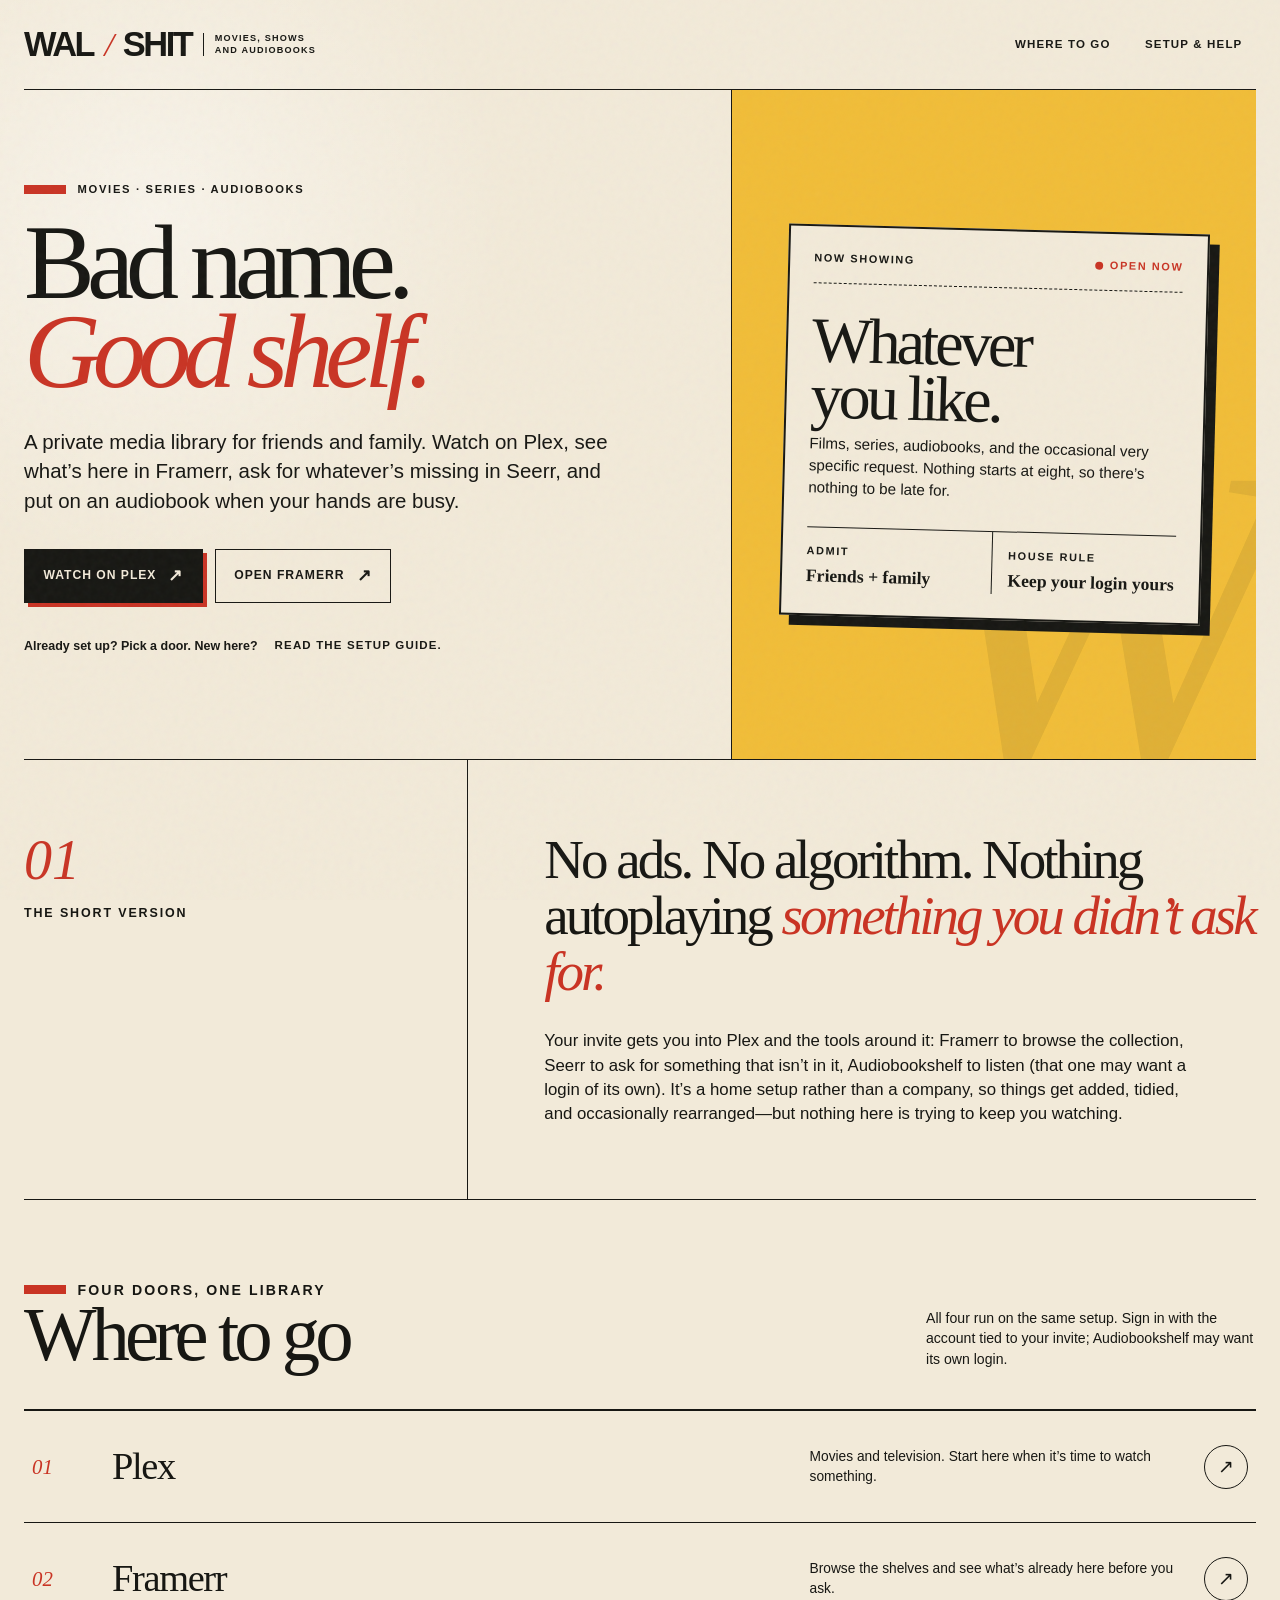
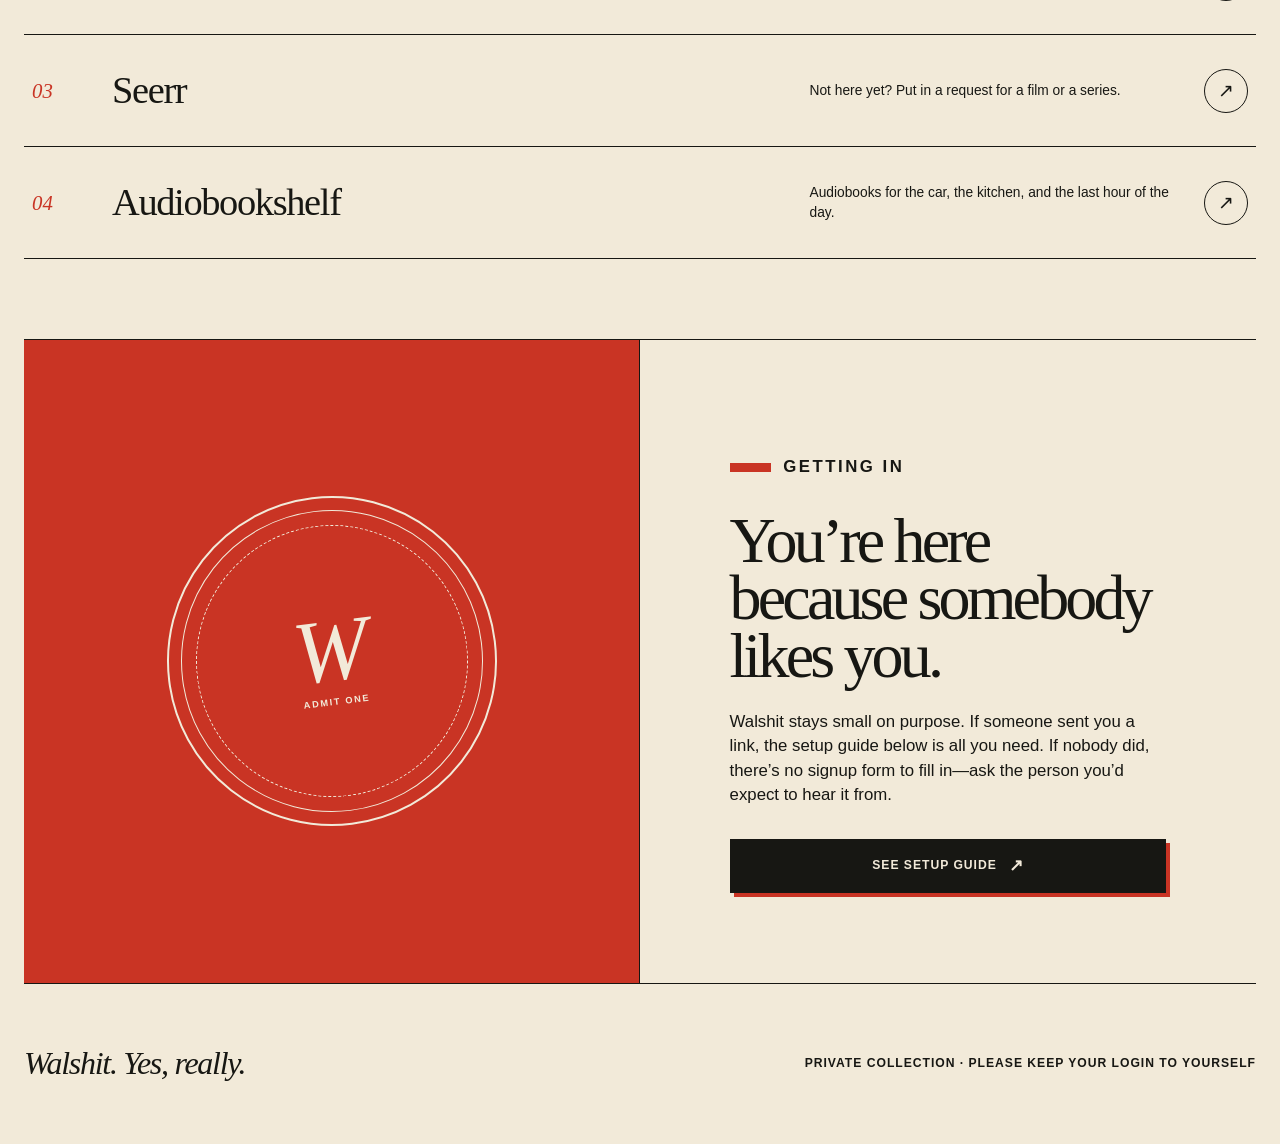
<file: walshit-landing/site/index.html>
<!doctype html>
<html lang="en">
<head>
  <meta charset="utf-8">
  <meta name="viewport" content="width=device-width, initial-scale=1">
  <meta name="theme-color" content="#f2ead9">
  <title>Walshit — Movies, shows, and audiobooks, privately</title>
  <meta name="description" content="Walshit is a small private media library shared with friends and family. Watch on Plex, browse in Framerr, request in Seerr, listen on Audiobookshelf.">
  <link rel="icon" href="data:,">
  <link rel="stylesheet" href="styles.css">
</head>
<body>
  <a class="skip" href="#main">Skip to main content</a>
  <header class="shell">
    <a class="brand" href="#main" aria-label="Walshit home">WAL<span class="slash">/</span>SHIT <small>Movies, shows<br>and audiobooks</small></a>
    <nav aria-label="Primary navigation">
      <a href="#program">Where to go</a>
      <button class="text-button help-trigger" type="button">Setup &amp; help</button>
    </nav>
  </header>

  <main id="main">
    <section class="hero shell" aria-labelledby="hero-title">
      <div class="hero-copy">
        <p class="kicker">Movies · Series · Audiobooks</p>
        <h1 id="hero-title">Bad name.<br><em>Good shelf.</em></h1>
        <p class="dek">A private media library for friends and family. Watch on Plex, see what’s here in Framerr, ask for whatever’s missing in Seerr, and put on an audiobook when your hands are busy.</p>
        <div class="actions" aria-label="Main destinations">
          <a class="button" href="https://app.plex.tv/desktop/">Watch on Plex</a>
          <a class="button secondary" href="https://home.walshit.com">Open Framerr</a>
        </div>
        <p class="fine-print">Already set up? Pick a door. New here? <button class="text-button help-trigger" type="button">Read the setup guide.</button></p>
      </div>

      <aside class="bill" aria-label="What’s playing">
        <div class="ticket">
          <div class="ticket-top">
            <span class="ticket-label">Now showing</span>
            <span class="ticket-label ticket-status">Open now</span>
          </div>
          <h2>Whatever<br>you like.</h2>
          <p>Films, series, audiobooks, and the occasional very specific request. Nothing starts at eight, so there’s nothing to be late for.</p>
          <div class="ticket-meta">
            <div><span class="ticket-label">Admit</span><strong>Friends + family</strong></div>
            <div><span class="ticket-label">House rule</span><strong>Keep your login yours</strong></div>
          </div>
        </div>
      </aside>
    </section>

    <section class="manifesto shell" aria-labelledby="about-title">
      <div class="section-label">
        <span class="section-number">01</span>
        <h2 id="about-title">The short version</h2>
      </div>
      <div class="manifesto-copy">
        <blockquote>No ads. No algorithm. Nothing autoplaying <em>something you didn’t ask for.</em></blockquote>
        <p>Your invite gets you into Plex and the tools around it: Framerr to browse the collection, Seerr to ask for something that isn’t in it, Audiobookshelf to listen (that one may want a login of its own). It’s a home setup rather than a company, so things get added, tidied, and occasionally rearranged—but nothing here is trying to keep you watching.</p>
      </div>
    </section>

    <section class="program shell" id="program" aria-labelledby="program-title">
      <div class="program-head">
        <div>
          <p class="kicker">Four doors, one library</p>
          <h2 id="program-title">Where to go</h2>
        </div>
        <p>All four run on the same setup. Sign in with the account tied to your invite; Audiobookshelf may want its own login.</p>
      </div>
      <div class="list">
        <a class="service" href="https://app.plex.tv/desktop/">
          <span class="num">01</span><h3>Plex</h3><p>Movies and television. Start here when it’s time to watch something.</p><span class="go" aria-hidden="true">↗</span>
        </a>
        <a class="service" href="https://home.walshit.com">
          <span class="num">02</span><h3>Framerr</h3><p>Browse the shelves and see what’s already here before you ask.</p><span class="go" aria-hidden="true">↗</span>
        </a>
        <a class="service" href="https://requests.walshit.com">
          <span class="num">03</span><h3>Seerr</h3><p>Not here yet? Put in a request for a film or a series.</p><span class="go" aria-hidden="true">↗</span>
        </a>
        <a class="service" href="https://books.walshit.com">
          <span class="num">04</span><h3>Audiobookshelf</h3><p>Audiobooks for the car, the kitchen, and the last hour of the day.</p><span class="go" aria-hidden="true">↗</span>
        </a>
      </div>
    </section>

    <section class="invite shell" aria-labelledby="invite-title">
      <div class="invite-art" aria-hidden="true">
        <div class="seal"><span>W<small>Admit one</small></span></div>
      </div>
      <div class="invite-copy">
        <p class="kicker">Getting in</p>
        <h2 id="invite-title">You’re here because somebody likes you.</h2>
        <p>Walshit stays small on purpose. If someone sent you a link, the setup guide below is all you need. If nobody did, there’s no signup form to fill in—ask the person you’d expect to hear it from.</p>
        <button class="button help-trigger" type="button">See setup guide</button>
      </div>
    </section>
  </main>

  <footer class="shell">
    <p class="footer-mark">Walshit. Yes, really.</p>
    <p>Private collection · Please keep your login to yourself</p>
  </footer>

  <dialog id="help-dialog" aria-labelledby="help-title">
    <div class="dialog-head">
      <strong>Setup &amp; help</strong>
      <button class="close" type="button" aria-label="Close setup guide">×</button>
    </div>
    <div class="dialog-body">
      <h2 id="help-title">In before the trailers.</h2>
      <p>There are no public signups here, so nothing will open until your account has been added. Once your invite arrives, this is the whole process.</p>
      <ol class="steps">
        <li><strong>Accept the invite</strong><span>Open the email or message you were sent. It’s tied to you, so don’t pass it on to anyone else.</span></li>
        <li><strong>Sign in to Plex</strong><span>Use the account the invite was sent to, then accept access to the shared library.</span></li>
        <li><strong>Browse, then ask</strong><span>Framerr shows what’s on the shelves. If something isn’t there, request it in Seerr.</span></li>
        <li><strong>Bookmark your doors</strong><span>Save the services you actually use. Audiobookshelf may need a separate login—ask for one.</span></li>
      </ol>
      <p class="dialog-note"><strong>Stuck?</strong> Reply to your invite and say which step you got to and what you’re using—phone, TV, laptop. Never send a password or access code to anyone, including us.</p>
    </div>
  </dialog>

  <script src="app.js" defer></script>
</body>
</html>
</file>
<file: walshit-landing/site/styles.css>
:root {
  --paper: #f2ead9;
  --paper-2: #e5d8bd;
  --ink: #171713;
  --red: #c93424;
  --yellow: #f1bd38;
  --rule: rgba(23, 23, 19, .28);
  --max: 1280px;
  --sans: "Arial Narrow", "Aptos Narrow", "Helvetica Neue", Arial, sans-serif;
  --serif: Georgia, "Times New Roman", serif;
}

* { box-sizing: border-box; }
html { scroll-behavior: smooth; }
body {
  margin: 0;
  color: var(--ink);
  background:
    radial-gradient(circle at 12% 8%, rgba(255,255,255,.45), transparent 22rem),
    var(--paper);
  font-family: var(--sans);
  font-size: 16px;
  line-height: 1.45;
}
body::before {
  content: "";
  position: fixed;
  inset: 0;
  pointer-events: none;
  opacity: .055;
  background-image: url("data:image/svg+xml,%3Csvg viewBox='0 0 180 180' xmlns='http://www.w3.org/2000/svg'%3E%3Cfilter id='n'%3E%3CfeTurbulence type='fractalNoise' baseFrequency='.8' numOctaves='3' stitchTiles='stitch'/%3E%3C/filter%3E%3Crect width='100%25' height='100%25' filter='url(%23n)' opacity='.7'/%3E%3C/svg%3E");
  z-index: 20;
}
a, button { -webkit-tap-highlight-color: transparent; }
button { font: inherit; color: inherit; }
:focus-visible { outline: 3px solid var(--yellow); outline-offset: 4px; }
.skip {
  position: fixed;
  left: 1rem;
  top: 1rem;
  z-index: 100;
  padding: .8rem 1rem;
  color: white;
  background: var(--ink);
  transform: translateY(-160%);
}
.skip:focus { transform: none; }
.shell { width: min(calc(100% - 48px), var(--max)); margin-inline: auto; }

header {
  display: flex;
  align-items: center;
  justify-content: space-between;
  min-height: 90px;
  border-bottom: 1px solid var(--ink);
}
.brand {
  display: inline-flex;
  align-items: center;
  gap: .7rem;
  color: var(--ink);
  text-decoration: none;
  font-size: clamp(1.55rem, 3vw, 2.15rem);
  font-weight: 900;
  letter-spacing: -.07em;
  line-height: 1;
}
.brand .slash { color: var(--red); font-family: var(--serif); font-style: italic; font-weight: 400; }
.brand small {
  max-width: 9rem;
  padding-left: .7rem;
  border-left: 1px solid var(--ink);
  font-size: .57rem;
  font-weight: 700;
  letter-spacing: .13em;
  line-height: 1.25;
  text-transform: uppercase;
}
nav { display: flex; align-items: center; gap: .45rem; }
nav a, .text-button {
  display: inline-flex;
  min-height: 44px;
  align-items: center;
  padding: .55rem .85rem;
  color: inherit;
  border: 0;
  background: none;
  text-decoration: none;
  font-size: .72rem;
  font-weight: 800;
  letter-spacing: .1em;
  text-transform: uppercase;
  cursor: pointer;
}
nav a:hover, .text-button:hover { text-decoration: underline; text-decoration-thickness: 2px; text-underline-offset: 4px; }

.hero {
  display: grid;
  grid-template-columns: minmax(0, 1.15fr) minmax(340px, .85fr);
  min-height: 670px;
  border-bottom: 1px solid var(--ink);
}
.hero-copy {
  display: flex;
  flex-direction: column;
  justify-content: center;
  padding: 4.5rem clamp(2rem, 5vw, 5rem) 4.5rem 0;
  border-right: 1px solid var(--ink);
}
.kicker {
  display: flex;
  align-items: center;
  gap: .75rem;
  margin: 0 0 1.3rem;
  font-size: .7rem;
  font-weight: 900;
  letter-spacing: .15em;
  text-transform: uppercase;
}
.kicker::before { content: ""; width: 2.6rem; height: .55rem; background: var(--red); }
h1 {
  max-width: 780px;
  margin: 0;
  font-family: var(--serif);
  font-size: clamp(4rem, 8.3vw, 7.8rem);
  font-weight: 400;
  letter-spacing: -.075em;
  line-height: .83;
}
h1 em { color: var(--red); font-weight: 400; }
.dek {
  max-width: 610px;
  margin: 2rem 0 2.1rem;
  font-size: clamp(1.05rem, 1.6vw, 1.35rem);
  line-height: 1.45;
}
.actions { display: flex; flex-wrap: wrap; gap: .75rem; }
.button {
  display: inline-flex;
  min-height: 52px;
  align-items: center;
  justify-content: center;
  gap: .75rem;
  padding: .85rem 1.15rem;
  border: 1px solid var(--ink);
  color: var(--paper);
  background: var(--ink);
  box-shadow: 4px 4px 0 var(--red);
  text-decoration: none;
  font-size: .76rem;
  font-weight: 900;
  letter-spacing: .08em;
  text-transform: uppercase;
  cursor: pointer;
  transition: transform .15s ease, box-shadow .15s ease;
}
.button::after { content: "↗"; font-size: 1.05rem; }
.button:hover { transform: translate(2px, 2px); box-shadow: 2px 2px 0 var(--red); }
.button.secondary { color: var(--ink); background: transparent; box-shadow: none; }
.button.secondary:hover { color: var(--paper); background: var(--ink); transform: none; }
.fine-print { margin: 1.3rem 0 0; font-size: .78rem; font-weight: 700; }

.bill {
  position: relative;
  display: flex;
  align-items: center;
  padding: clamp(2rem, 4vw, 4rem);
  overflow: hidden;
  background: var(--yellow);
}
.bill::before {
  content: "W";
  position: absolute;
  right: -1.7rem;
  bottom: -5.5rem;
  color: rgba(23,23,19,.075);
  font-family: var(--serif);
  font-size: 28rem;
  font-style: italic;
  line-height: 1;
}
.ticket {
  position: relative;
  width: 100%;
  padding: 1.5rem;
  border: 2px solid var(--ink);
  background: var(--paper);
  box-shadow: 10px 10px 0 var(--ink);
  transform: rotate(1.5deg);
}
.ticket-top { display: flex; justify-content: space-between; gap: 1rem; padding-bottom: 1rem; border-bottom: 1px dashed var(--ink); }
.ticket-label { font-size: .68rem; font-weight: 900; letter-spacing: .15em; text-transform: uppercase; }
.ticket-status { display: inline-flex; align-items: center; gap: .4rem; color: var(--red); }
.ticket-status::before { content: ""; width: .5rem; height: .5rem; border-radius: 50%; background: currentColor; }
.ticket h2 { margin: 1.8rem 0 .5rem; font-family: var(--serif); font-size: clamp(2.5rem, 5vw, 4.6rem); font-weight: 400; letter-spacing: -.06em; line-height: .88; }
.ticket p { margin: 0 0 1.75rem; font-size: .95rem; }
.ticket-meta { display: grid; grid-template-columns: 1fr 1fr; border-top: 1px solid var(--ink); }
.ticket-meta div { padding: 1rem 0 0; }
.ticket-meta div + div { padding-left: 1rem; border-left: 1px solid var(--ink); }
.ticket-meta strong, .ticket-meta span { display: block; }
.ticket-meta strong { margin-top: .25rem; font-family: var(--serif); font-size: 1.1rem; }

.manifesto {
  display: grid;
  grid-template-columns: .72fr 1.28fr;
  border-bottom: 1px solid var(--ink);
}
.section-label { padding: 4.5rem 2rem 4.5rem 0; border-right: 1px solid var(--ink); }
.section-number { display: block; color: var(--red); font-family: var(--serif); font-size: 3.5rem; font-style: italic; line-height: 1; }
.section-label h2 { margin: 1rem 0 0; font-size: .78rem; letter-spacing: .15em; text-transform: uppercase; }
.manifesto-copy { padding: 4.5rem 0 4.5rem clamp(2rem, 6vw, 6rem); }
.manifesto-copy blockquote { max-width: 830px; margin: 0; font-family: var(--serif); font-size: clamp(2.2rem, 4.3vw, 4.5rem); letter-spacing: -.055em; line-height: 1.02; }
.manifesto-copy blockquote em { color: var(--red); }
.manifesto-copy p { max-width: 650px; margin: 1.8rem 0 0; font-size: 1.05rem; }

.program { padding-block: 5rem; border-bottom: 1px solid var(--ink); }
.program-head { display: flex; align-items: end; justify-content: space-between; gap: 2rem; margin-bottom: 2.5rem; }
.program h2 { margin: 0; font-family: var(--serif); font-size: clamp(3rem, 6vw, 6rem); font-weight: 400; letter-spacing: -.065em; line-height: .9; }
.program-head p { max-width: 330px; margin: 0; font-size: .88rem; }
.list { border-top: 2px solid var(--ink); }
.service {
  display: grid;
  grid-template-columns: 3.5rem 1fr minmax(180px, .55fr) auto;
  align-items: center;
  min-height: 112px;
  gap: 1.5rem;
  padding: 1rem .5rem;
  border-bottom: 1px solid var(--ink);
  color: inherit;
  text-decoration: none;
  transition: background .18s ease, padding .18s ease;
}
.service:hover { padding-inline: 1rem; background: var(--yellow); }
.service .num { color: var(--red); font-family: var(--serif); font-size: 1.3rem; font-style: italic; }
.service h3 { margin: 0; font-family: var(--serif); font-size: clamp(1.65rem, 3vw, 2.6rem); font-weight: 400; letter-spacing: -.035em; }
.service p { margin: 0; font-size: .86rem; }
.service .go { display: grid; width: 44px; height: 44px; place-items: center; border: 1px solid var(--ink); border-radius: 50%; font-size: 1.2rem; }

.invite {
  display: grid;
  grid-template-columns: 1fr 1fr;
  min-height: 480px;
  border-bottom: 1px solid var(--ink);
}
.invite-art {
  position: relative;
  display: grid;
  min-height: 400px;
  place-items: center;
  overflow: hidden;
  border-right: 1px solid var(--ink);
  background: var(--red);
}
.seal {
  position: relative;
  display: grid;
  width: min(65%, 330px);
  aspect-ratio: 1;
  place-items: center;
  border: 2px solid var(--paper);
  border-radius: 50%;
  color: var(--paper);
  transform: rotate(-7deg);
}
.seal::before, .seal::after { content: ""; position: absolute; border: 1px solid var(--paper); border-radius: 50%; }
.seal::before { inset: 12px; }
.seal::after { inset: 27px; border-style: dashed; }
.seal span { text-align: center; font-family: var(--serif); font-size: clamp(3rem, 7vw, 5.8rem); font-style: italic; line-height: .75; }
.seal small { display: block; margin-top: 1rem; font-family: var(--sans); font-size: .58rem; font-style: normal; font-weight: 900; letter-spacing: .18em; text-transform: uppercase; }
.invite-copy { display: flex; flex-direction: column; justify-content: center; padding: clamp(3rem, 7vw, 7rem); }
.invite-copy h2 { margin: 0; font-family: var(--serif); font-size: clamp(3rem, 5vw, 5.4rem); font-weight: 400; letter-spacing: -.06em; line-height: .9; }
.invite-copy p { max-width: 510px; margin: 1.6rem 0 2rem; font-size: 1.05rem; }

footer { display: flex; min-height: 160px; align-items: center; justify-content: space-between; gap: 2rem; }
footer p { margin: 0; font-size: .76rem; font-weight: 800; letter-spacing: .08em; text-transform: uppercase; }
.footer-mark { font-family: var(--serif); font-size: 2rem; font-style: italic; font-weight: 400; letter-spacing: -.04em; text-transform: none; }

dialog {
  width: min(calc(100% - 32px), 720px);
  max-height: min(820px, calc(100vh - 32px));
  padding: 0;
  border: 2px solid var(--ink);
  color: var(--ink);
  background: var(--paper);
  box-shadow: 12px 12px 0 var(--red);
}
dialog::backdrop { background: rgba(23,23,19,.72); backdrop-filter: blur(2px); }
.dialog-head { display: flex; align-items: center; justify-content: space-between; padding: 1.2rem 1.4rem; border-bottom: 1px solid var(--ink); }
.dialog-head strong { font-size: .75rem; letter-spacing: .15em; text-transform: uppercase; }
.close { display: grid; width: 44px; height: 44px; place-items: center; border: 1px solid var(--ink); background: transparent; cursor: pointer; }
.close:hover { color: var(--paper); background: var(--ink); }
.dialog-body { padding: clamp(1.5rem, 5vw, 3rem); overflow: auto; }
.dialog-body h2 { margin: 0 0 .7rem; font-family: var(--serif); font-size: clamp(2.4rem, 7vw, 4.5rem); font-weight: 400; letter-spacing: -.06em; line-height: .9; }
.dialog-body > p { max-width: 530px; margin: 0 0 2rem; }
.steps { margin: 0; padding: 0; list-style: none; counter-reset: steps; border-top: 1px solid var(--ink); }
.steps li { position: relative; padding: 1.1rem 0 1.1rem 3rem; border-bottom: 1px solid var(--ink); }
.steps li::before { counter-increment: steps; content: "0" counter(steps); position: absolute; left: 0; color: var(--red); font-family: var(--serif); font-style: italic; }
.steps strong { display: block; margin-bottom: .2rem; }
.steps span { font-size: .9rem; }
.dialog-note { margin-top: 1.5rem !important; padding: 1rem; border-left: 6px solid var(--yellow); background: rgba(241,189,56,.22); font-size: .88rem; }


@media (max-width: 820px) {
  .shell { width: min(calc(100% - 32px), var(--max)); }
  header { min-height: 76px; }
  .brand small, nav a { display: none; }
  .hero { grid-template-columns: 1fr; }
  .hero-copy { min-height: 570px; padding: 4rem 0; border-right: 0; }
  h1 { font-size: clamp(4.1rem, 18vw, 6.3rem); }
  .bill { min-height: 520px; margin-inline: -16px; padding-inline: 28px; border-top: 1px solid var(--ink); }
  .manifesto { grid-template-columns: 1fr; }
  .section-label { padding: 3rem 0 1.5rem; border-right: 0; }
  .manifesto-copy { padding: 1rem 0 3.5rem; }
  .program { padding-block: 4rem; }
  .program-head { display: block; }
  .program-head p { margin-top: 1.5rem; }
  .service { grid-template-columns: 2.3rem 1fr auto; gap: .7rem; min-height: 98px; }
  .service p { display: none; }
  .invite { grid-template-columns: 1fr; }
  .invite-art { margin-inline: -16px; border-right: 0; }
  .invite-copy { padding: 4rem 0; }
  footer { min-height: 140px; }
  footer p:not(.footer-mark) { max-width: 180px; }
}

@media (max-width: 460px) {
  .hero-copy { min-height: auto; padding-block: 3.5rem; }
  .dek { margin-block: 1.6rem; }
  .actions { display: grid; }
  .button { width: 100%; }
  .bill { min-height: 440px; }
  .ticket { padding: 1.15rem; box-shadow: 7px 7px 0 var(--ink); }
  .ticket h2 { font-size: 2.75rem; }
  .manifesto-copy blockquote { font-size: 2.35rem; }
  .program h2 { font-size: 3.4rem; }
  .service { padding-inline: 0; }
  .service h3 { font-size: 1.55rem; }
  .invite-art { min-height: 350px; }
  footer { align-items: flex-start; flex-direction: column; justify-content: center; gap: 1rem; }
}

@media (prefers-reduced-motion: reduce) {
  html { scroll-behavior: auto; }
  *, *::before, *::after { animation-duration: .01ms !important; transition-duration: .01ms !important; }
}
</file>
